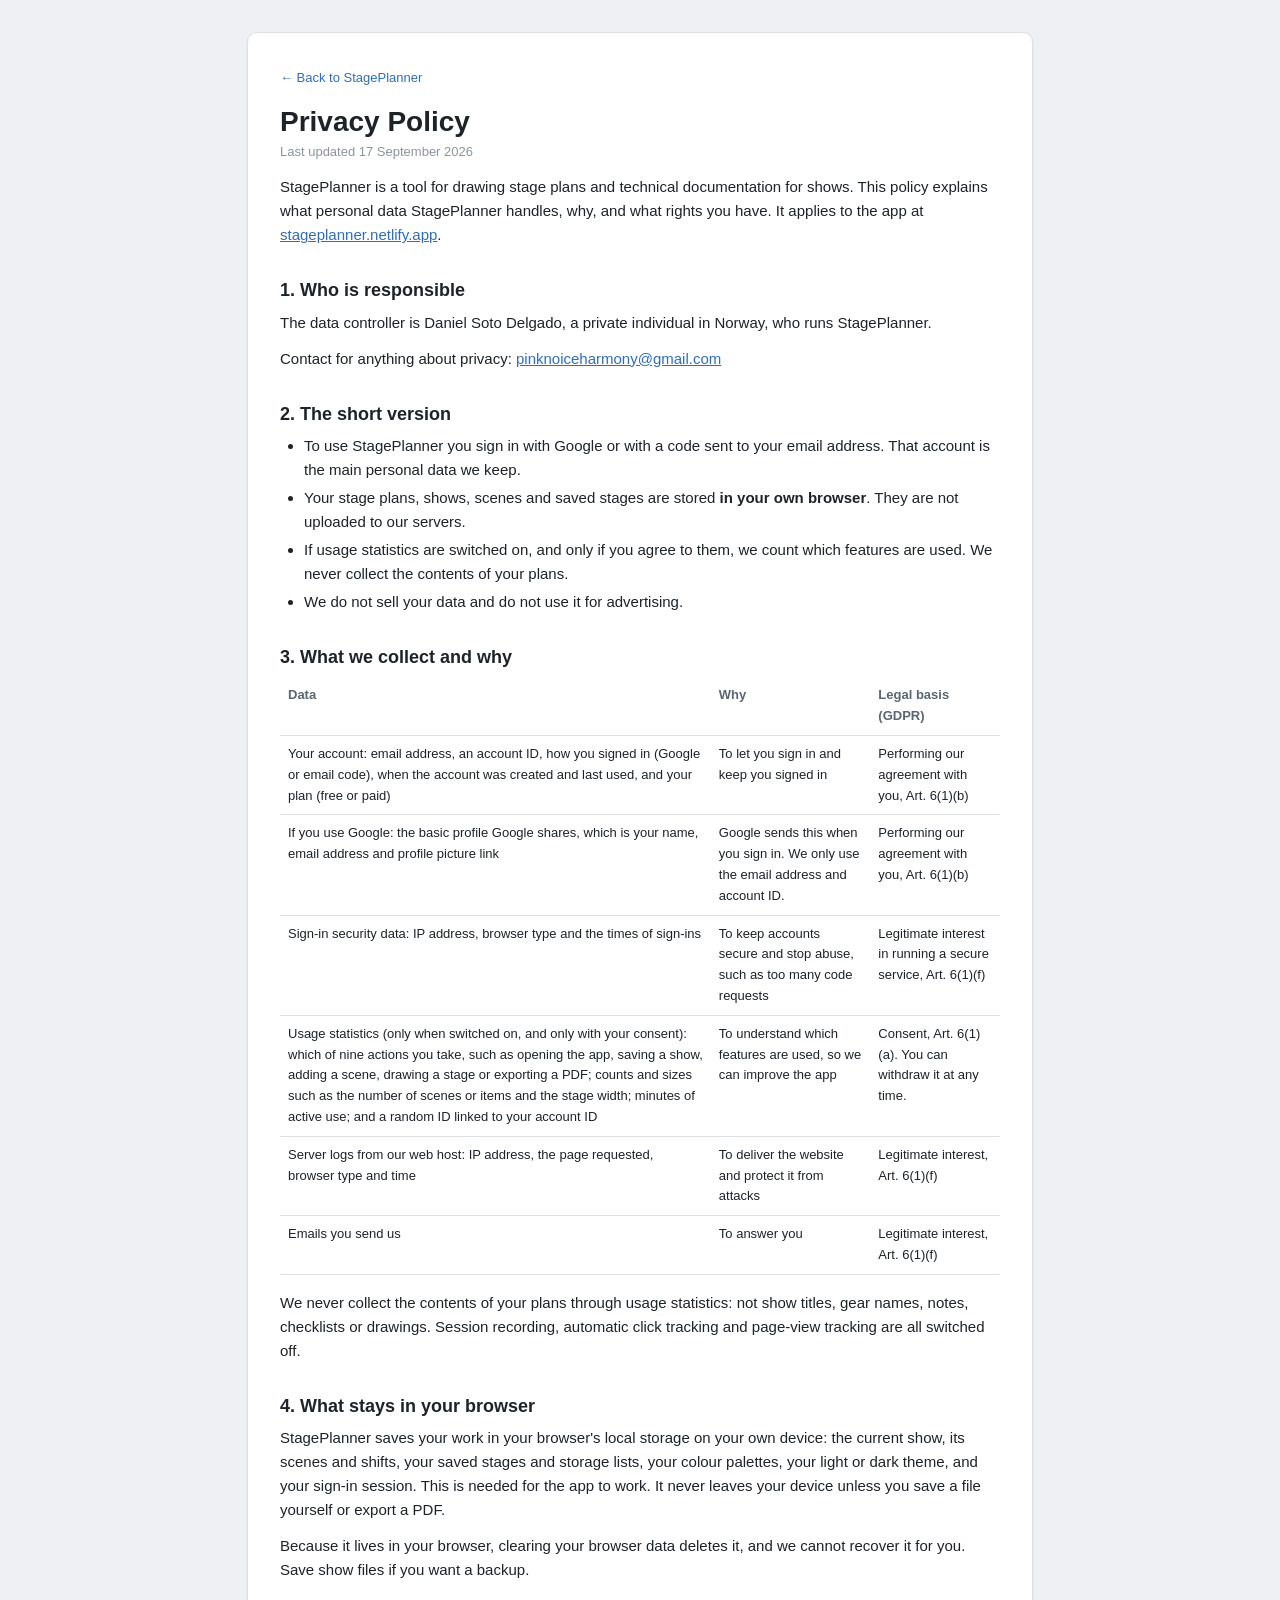
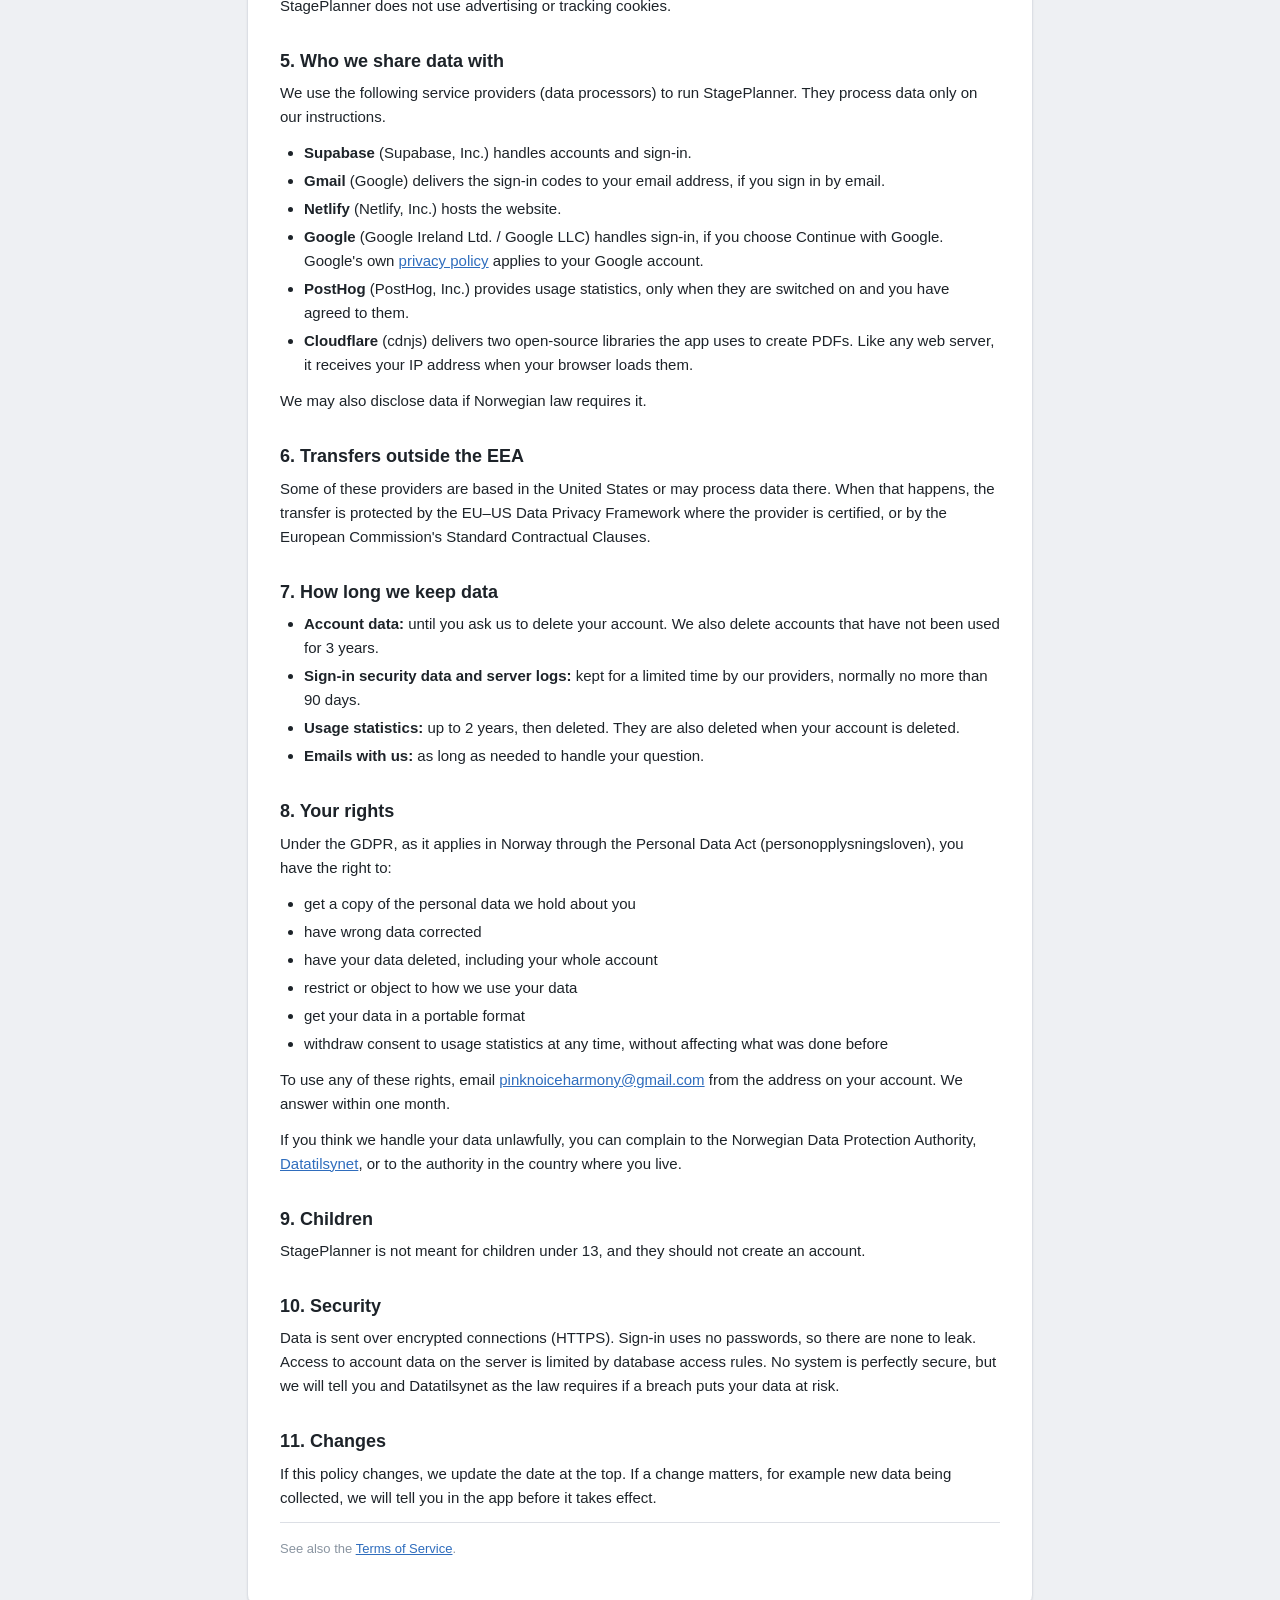
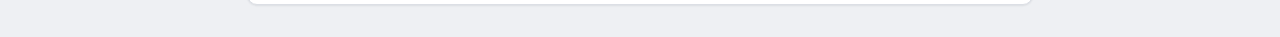
<file: privacy.html>
<!DOCTYPE html>
<html lang="en">
<head>
    <meta charset="UTF-8">
    <meta name="viewport" content="width=device-width, initial-scale=1.0">
    <title>Privacy Policy · StagePlanner</title>
    <meta name="description" content="How StagePlanner handles your personal data.">
    <script src="theme.js"></script>
    <link rel="stylesheet" href="./ui.css">
    <link rel="stylesheet" href="./legal.css">
    <link rel="icon" type="image/png" sizes="32x32" href="favicon-32x32.png">
</head>
<body>
<main class="legal">
    <a class="legalBack" href="./">← Back to StagePlanner</a>

    <h1>Privacy Policy</h1>
    <p class="legalDate">Last updated 17 September 2026</p>

    <p>StagePlanner is a tool for drawing stage plans and technical documentation for shows. This policy explains what personal data StagePlanner handles, why, and what rights you have. It applies to the app at <a href="https://stageplanner.netlify.app">stageplanner.netlify.app</a>.</p>

    <h2>1. Who is responsible</h2>
    <p>The data controller is Daniel Soto Delgado, a private individual in Norway, who runs StagePlanner.</p>
    <p>Contact for anything about privacy: <a href="mailto:pinknoiceharmony@gmail.com">pinknoiceharmony@gmail.com</a></p>

    <h2>2. The short version</h2>
    <ul>
        <li>To use StagePlanner you sign in with Google or with a code sent to your email address. That account is the main personal data we keep.</li>
        <li>Your stage plans, shows, scenes and saved stages are stored <strong>in your own browser</strong>. They are not uploaded to our servers.</li>
        <li>If usage statistics are switched on, and only if you agree to them, we count which features are used. We never collect the contents of your plans.</li>
        <li>We do not sell your data and do not use it for advertising.</li>
    </ul>

    <h2>3. What we collect and why</h2>
    <table class="legalTable">
        <thead>
            <tr><th>Data</th><th>Why</th><th>Legal basis (GDPR)</th></tr>
        </thead>
        <tbody>
            <tr>
                <td>Your account: email address, an account ID, how you signed in (Google or email code), when the account was created and last used, and your plan (free or paid)</td>
                <td>To let you sign in and keep you signed in</td>
                <td>Performing our agreement with you, Art. 6(1)(b)</td>
            </tr>
            <tr>
                <td>If you use Google: the basic profile Google shares, which is your name, email address and profile picture link</td>
                <td>Google sends this when you sign in. We only use the email address and account ID.</td>
                <td>Performing our agreement with you, Art. 6(1)(b)</td>
            </tr>
            <tr>
                <td>Sign-in security data: IP address, browser type and the times of sign-ins</td>
                <td>To keep accounts secure and stop abuse, such as too many code requests</td>
                <td>Legitimate interest in running a secure service, Art. 6(1)(f)</td>
            </tr>
            <tr>
                <td>Usage statistics (only when switched on, and only with your consent): which of nine actions you take, such as opening the app, saving a show, adding a scene, drawing a stage or exporting a PDF; counts and sizes such as the number of scenes or items and the stage width; minutes of active use; and a random ID linked to your account ID</td>
                <td>To understand which features are used, so we can improve the app</td>
                <td>Consent, Art. 6(1)(a). You can withdraw it at any time.</td>
            </tr>
            <tr>
                <td>Server logs from our web host: IP address, the page requested, browser type and time</td>
                <td>To deliver the website and protect it from attacks</td>
                <td>Legitimate interest, Art. 6(1)(f)</td>
            </tr>
            <tr>
                <td>Emails you send us</td>
                <td>To answer you</td>
                <td>Legitimate interest, Art. 6(1)(f)</td>
            </tr>
        </tbody>
    </table>
    <p>We never collect the contents of your plans through usage statistics: not show titles, gear names, notes, checklists or drawings. Session recording, automatic click tracking and page-view tracking are all switched off.</p>

    <h2>4. What stays in your browser</h2>
    <p>StagePlanner saves your work in your browser's local storage on your own device: the current show, its scenes and shifts, your saved stages and storage lists, your colour palettes, your light or dark theme, and your sign-in session. This is needed for the app to work. It never leaves your device unless you save a file yourself or export a PDF.</p>
    <p>Because it lives in your browser, clearing your browser data deletes it, and we cannot recover it for you. Save show files if you want a backup.</p>
    <p>StagePlanner does not use advertising or tracking cookies.</p>

    <h2>5. Who we share data with</h2>
    <p>We use the following service providers (data processors) to run StagePlanner. They process data only on our instructions.</p>
    <ul>
        <li><strong>Supabase</strong> (Supabase, Inc.) handles accounts and sign-in.</li>
        <li><strong>Gmail</strong> (Google) delivers the sign-in codes to your email address, if you sign in by email.</li>
        <li><strong>Netlify</strong> (Netlify, Inc.) hosts the website.</li>
        <li><strong>Google</strong> (Google Ireland Ltd. / Google LLC) handles sign-in, if you choose Continue with Google. Google's own <a href="https://policies.google.com/privacy" rel="noopener">privacy policy</a> applies to your Google account.</li>
        <li><strong>PostHog</strong> (PostHog, Inc.) provides usage statistics, only when they are switched on and you have agreed to them.</li>
        <li><strong>Cloudflare</strong> (cdnjs) delivers two open-source libraries the app uses to create PDFs. Like any web server, it receives your IP address when your browser loads them.</li>
    </ul>
    <p>We may also disclose data if Norwegian law requires it.</p>

    <h2>6. Transfers outside the EEA</h2>
    <p>Some of these providers are based in the United States or may process data there. When that happens, the transfer is protected by the EU–US Data Privacy Framework where the provider is certified, or by the European Commission's Standard Contractual Clauses.</p>

    <h2>7. How long we keep data</h2>
    <ul>
        <li><strong>Account data:</strong> until you ask us to delete your account. We also delete accounts that have not been used for 3 years.</li>
        <li><strong>Sign-in security data and server logs:</strong> kept for a limited time by our providers, normally no more than 90 days.</li>
        <li><strong>Usage statistics:</strong> up to 2 years, then deleted. They are also deleted when your account is deleted.</li>
        <li><strong>Emails with us:</strong> as long as needed to handle your question.</li>
    </ul>

    <h2>8. Your rights</h2>
    <p>Under the GDPR, as it applies in Norway through the Personal Data Act (personopplysningsloven), you have the right to:</p>
    <ul>
        <li>get a copy of the personal data we hold about you</li>
        <li>have wrong data corrected</li>
        <li>have your data deleted, including your whole account</li>
        <li>restrict or object to how we use your data</li>
        <li>get your data in a portable format</li>
        <li>withdraw consent to usage statistics at any time, without affecting what was done before</li>
    </ul>
    <p>To use any of these rights, email <a href="mailto:pinknoiceharmony@gmail.com">pinknoiceharmony@gmail.com</a> from the address on your account. We answer within one month.</p>
    <p>If you think we handle your data unlawfully, you can complain to the Norwegian Data Protection Authority, <a href="https://www.datatilsynet.no" rel="noopener">Datatilsynet</a>, or to the authority in the country where you live.</p>

    <h2>9. Children</h2>
    <p>StagePlanner is not meant for children under 13, and they should not create an account.</p>

    <h2>10. Security</h2>
    <p>Data is sent over encrypted connections (HTTPS). Sign-in uses no passwords, so there are none to leak. Access to account data on the server is limited by database access rules. No system is perfectly secure, but we will tell you and Datatilsynet as the law requires if a breach puts your data at risk.</p>

    <h2>11. Changes</h2>
    <p>If this policy changes, we update the date at the top. If a change matters, for example new data being collected, we will tell you in the app before it takes effect.</p>

    <p class="legalFoot">See also the <a href="terms.html">Terms of Service</a>.</p>
</main>
</body>
</html>
</file>
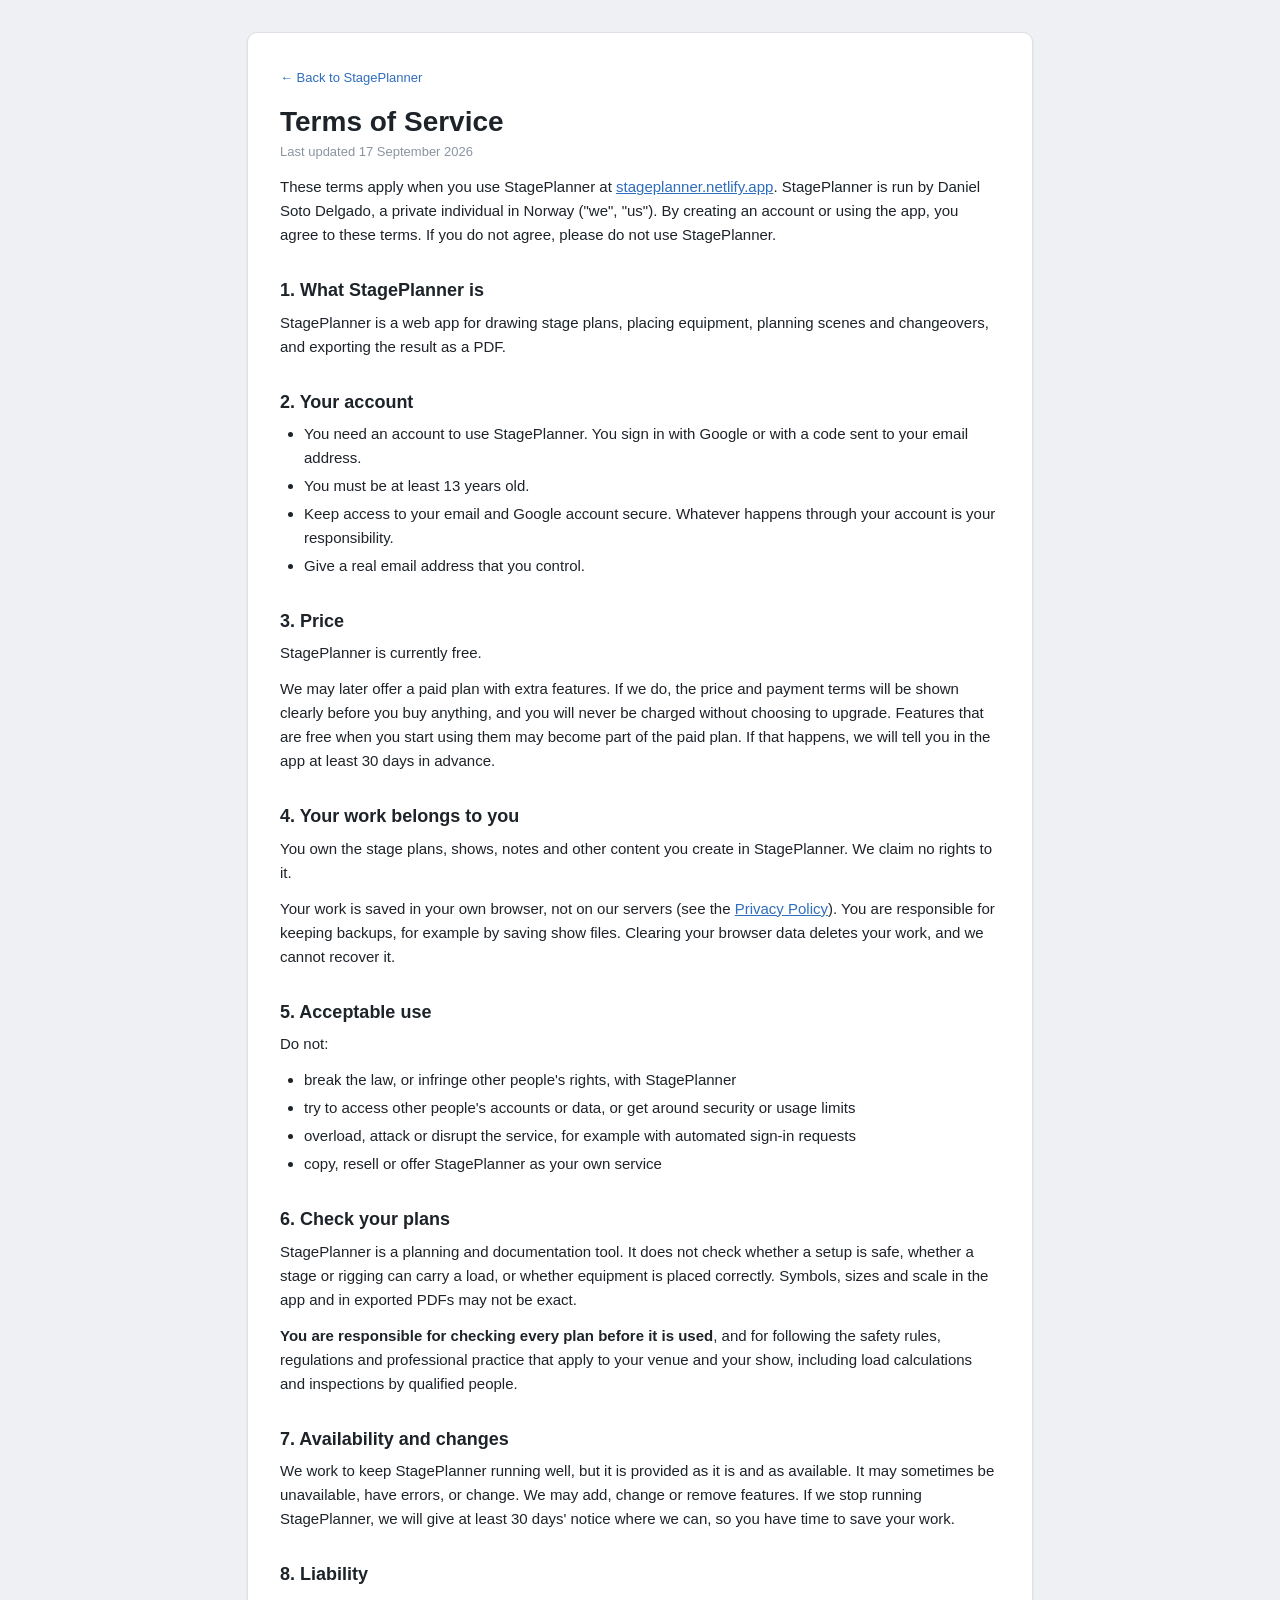
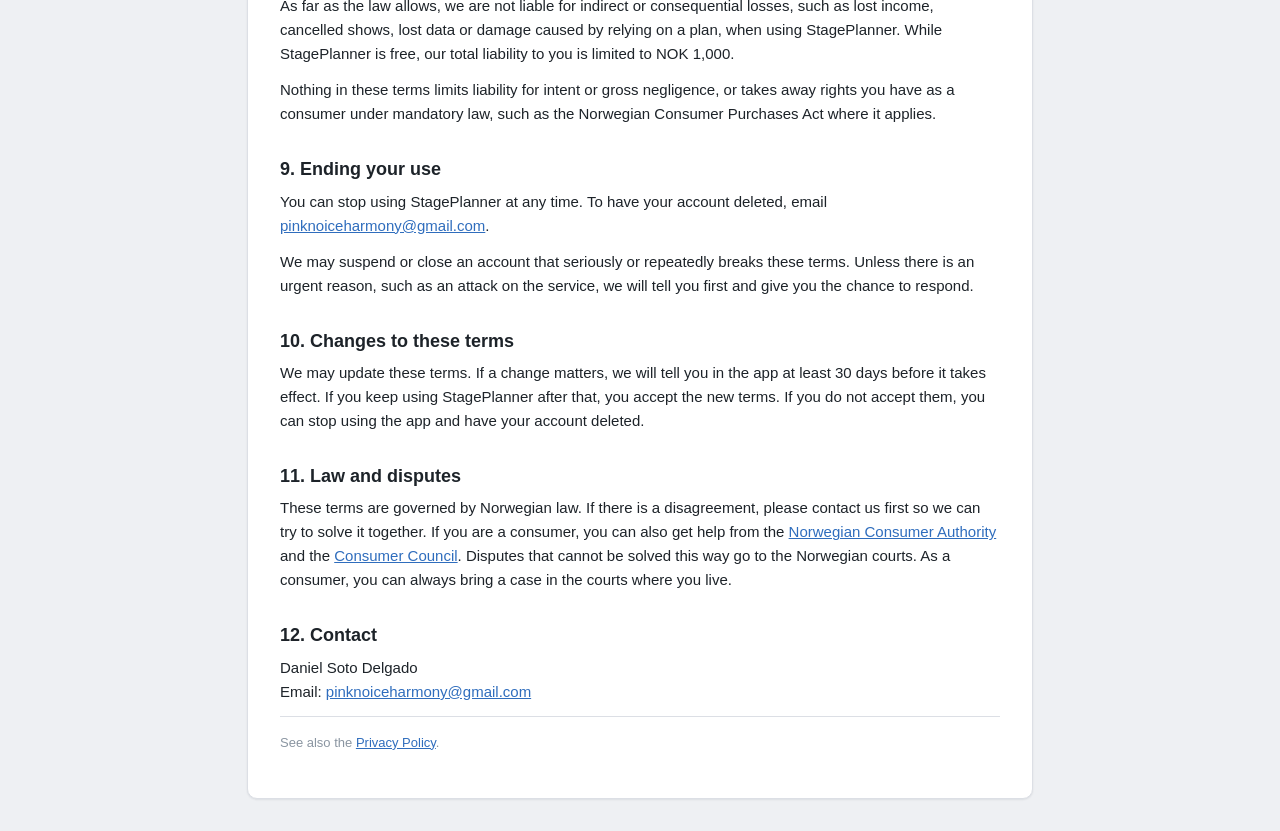
<file: terms.html>
<!DOCTYPE html>
<html lang="en">
<head>
    <meta charset="UTF-8">
    <meta name="viewport" content="width=device-width, initial-scale=1.0">
    <title>Terms of Service · StagePlanner</title>
    <meta name="description" content="The terms for using StagePlanner.">
    <script src="theme.js"></script>
    <link rel="stylesheet" href="./ui.css">
    <link rel="stylesheet" href="./legal.css">
    <link rel="icon" type="image/png" sizes="32x32" href="favicon-32x32.png">
</head>
<body>
<main class="legal">
    <a class="legalBack" href="./">← Back to StagePlanner</a>

    <h1>Terms of Service</h1>
    <p class="legalDate">Last updated 17 September 2026</p>

    <p>These terms apply when you use StagePlanner at <a href="https://stageplanner.netlify.app">stageplanner.netlify.app</a>. StagePlanner is run by Daniel Soto Delgado, a private individual in Norway ("we", "us"). By creating an account or using the app, you agree to these terms. If you do not agree, please do not use StagePlanner.</p>

    <h2>1. What StagePlanner is</h2>
    <p>StagePlanner is a web app for drawing stage plans, placing equipment, planning scenes and changeovers, and exporting the result as a PDF.</p>

    <h2>2. Your account</h2>
    <ul>
        <li>You need an account to use StagePlanner. You sign in with Google or with a code sent to your email address.</li>
        <li>You must be at least 13 years old.</li>
        <li>Keep access to your email and Google account secure. Whatever happens through your account is your responsibility.</li>
        <li>Give a real email address that you control.</li>
    </ul>

    <h2>3. Price</h2>
    <p>StagePlanner is currently free.</p>
    <p>We may later offer a paid plan with extra features. If we do, the price and payment terms will be shown clearly before you buy anything, and you will never be charged without choosing to upgrade. Features that are free when you start using them may become part of the paid plan. If that happens, we will tell you in the app at least 30 days in advance.</p>

    <h2>4. Your work belongs to you</h2>
    <p>You own the stage plans, shows, notes and other content you create in StagePlanner. We claim no rights to it.</p>
    <p>Your work is saved in your own browser, not on our servers (see the <a href="privacy.html">Privacy Policy</a>). You are responsible for keeping backups, for example by saving show files. Clearing your browser data deletes your work, and we cannot recover it.</p>

    <h2>5. Acceptable use</h2>
    <p>Do not:</p>
    <ul>
        <li>break the law, or infringe other people's rights, with StagePlanner</li>
        <li>try to access other people's accounts or data, or get around security or usage limits</li>
        <li>overload, attack or disrupt the service, for example with automated sign-in requests</li>
        <li>copy, resell or offer StagePlanner as your own service</li>
    </ul>

    <h2>6. Check your plans</h2>
    <p>StagePlanner is a planning and documentation tool. It does not check whether a setup is safe, whether a stage or rigging can carry a load, or whether equipment is placed correctly. Symbols, sizes and scale in the app and in exported PDFs may not be exact.</p>
    <p><strong>You are responsible for checking every plan before it is used</strong>, and for following the safety rules, regulations and professional practice that apply to your venue and your show, including load calculations and inspections by qualified people.</p>

    <h2>7. Availability and changes</h2>
    <p>We work to keep StagePlanner running well, but it is provided as it is and as available. It may sometimes be unavailable, have errors, or change. We may add, change or remove features. If we stop running StagePlanner, we will give at least 30 days' notice where we can, so you have time to save your work.</p>

    <h2>8. Liability</h2>
    <p>As far as the law allows, we are not liable for indirect or consequential losses, such as lost income, cancelled shows, lost data or damage caused by relying on a plan, when using StagePlanner. While StagePlanner is free, our total liability to you is limited to NOK 1,000.</p>
    <p>Nothing in these terms limits liability for intent or gross negligence, or takes away rights you have as a consumer under mandatory law, such as the Norwegian Consumer Purchases Act where it applies.</p>

    <h2>9. Ending your use</h2>
    <p>You can stop using StagePlanner at any time. To have your account deleted, email <a href="mailto:pinknoiceharmony@gmail.com">pinknoiceharmony@gmail.com</a>.</p>
    <p>We may suspend or close an account that seriously or repeatedly breaks these terms. Unless there is an urgent reason, such as an attack on the service, we will tell you first and give you the chance to respond.</p>

    <h2>10. Changes to these terms</h2>
    <p>We may update these terms. If a change matters, we will tell you in the app at least 30 days before it takes effect. If you keep using StagePlanner after that, you accept the new terms. If you do not accept them, you can stop using the app and have your account deleted.</p>

    <h2>11. Law and disputes</h2>
    <p>These terms are governed by Norwegian law. If there is a disagreement, please contact us first so we can try to solve it together. If you are a consumer, you can also get help from the <a href="https://www.forbrukertilsynet.no" rel="noopener">Norwegian Consumer Authority</a> and the <a href="https://www.forbrukerradet.no" rel="noopener">Consumer Council</a>. Disputes that cannot be solved this way go to the Norwegian courts. As a consumer, you can always bring a case in the courts where you live.</p>

    <h2>12. Contact</h2>
    <p>Daniel Soto Delgado<br>
    Email: <a href="mailto:pinknoiceharmony@gmail.com">pinknoiceharmony@gmail.com</a></p>

    <p class="legalFoot">See also the <a href="privacy.html">Privacy Policy</a>.</p>
</main>
</body>
</html>
</file>
<file: ui.css>
/* ui.css — design tokens and the application shell.
   Loaded before style.css so the older rules can still override where they
   need to, and so every panel stylesheet can rely on these variables. */

:root {
  color-scheme: light;

  /* neutrals */
  --c-bg:         #eef0f3;
  --c-surface:    #ffffff;
  --c-surface-2:  #f6f7f9;
  --c-sunken:     #e7eaee;
  --c-line:       #dcdfe5;
  --c-line-2:     #c8cdd5;
  --c-line-hover: #b3b9c3;

  /* text */
  --c-text:      #1d2329;
  --c-text-2:    #5b6672;
  --c-text-3:    #8a95a1;
  --c-on-accent: #ffffff;

  /* accent and status. accent-dark is text on accent-soft; accent-hover is
     the ground of a primary button under the pointer. */
  --c-accent:          #2f6dbd;
  --c-accent-dark:     #255a9e;
  --c-accent-hover:    #255a9e;
  --c-accent-soft:     #e8f0fa;
  --c-accent-line:     #b6cdea;
  --c-accent-disabled: #a9c0de;
  --c-danger:      #c0392b;
  --c-danger-soft: #fdf0ee;
  --c-danger-line: #edc3bd;
  --c-warn:        #d08700;
  --c-warn-soft:   #fdf4e2;
  --c-warn-text:   #8a5a00;
  --c-ok:          #2e9e5b;
  --c-ok-soft:     #e9f6ee;
  --c-ok-text:     #1f7a45;

  /* the work surface */
  --c-stage-bg:   #4a4f57;
  --c-stage-dot:  #5b616a;
  --c-stage-deck: #ffffff;

  /* odds and ends */
  --c-scroll:       #d3d7dd;
  --c-scroll-hover: #bcc2ca;
  --c-swatch-ring:  rgba(0, 0, 0, 0.18);
  --c-thumb-bg:     transparent;   /* behind a gear symbol in the rail */
  --c-wordmark-ink: rgba(30, 38, 46, 0.55);

  /* spacing scale */
  --s-1: 4px;
  --s-2: 8px;
  --s-3: 12px;
  --s-4: 16px;
  --s-5: 24px;
  --s-6: 32px;

  /* radii */
  --r-sm: 4px;
  --r-md: 6px;
  --r-lg: 10px;
  --r-pill: 999px;

  /* elevation */
  --e-1: 0 1px 2px rgba(16, 24, 32, 0.08);
  --e-2: 0 2px 8px rgba(16, 24, 32, 0.10);
  --e-3: 0 8px 24px rgba(16, 24, 32, 0.16);
  --e-4: 0 18px 48px rgba(16, 24, 32, 0.28);

  /* type */
  --f-ui: -apple-system, BlinkMacSystemFont, 'Segoe UI', Roboto, Helvetica, Arial, sans-serif;
  --t-xs: 11px;
  --t-sm: 12px;
  --t-md: 13px;
  --t-lg: 15px;
  --t-xl: 18px;

  --topbar-h: 52px;
  --rail-w: 236px;
}

/* ---------------- dark mode ----------------

   theme.js sets data-theme on <html> before the page paints: the system
   setting, until a choice made with the top-bar toggle overrides it. Only the
   tokens change. The plot itself stays paper, see style.css. */

:root[data-theme="dark"] {
  color-scheme: dark;

  --c-bg:         #121417;
  --c-surface:    #1c1f23;
  --c-surface-2:  #24282d;
  --c-sunken:     #2c3137;
  --c-line:       #32373e;
  --c-line-2:     #444a52;
  --c-line-hover: #5a616a;

  --c-text:   #e3e7eb;
  --c-text-2: #aab3bc;
  --c-text-3: #7e8892;

  --c-accent:          #3a78c9;
  --c-accent-dark:     #8fb9ee;
  --c-accent-hover:    #2f64a8;
  --c-accent-soft:     #1d3149;
  --c-accent-line:     #34557d;
  --c-accent-disabled: #2b3f58;
  --c-danger:      #e8675c;
  --c-danger-soft: #3a2220;
  --c-danger-line: #6b3530;
  --c-warn:        #e2a33a;
  --c-warn-soft:   #3a2e17;
  --c-warn-text:   #eec170;
  --c-ok:          #45b877;
  --c-ok-soft:     #1a3325;
  --c-ok-text:     #7fd6a3;

  --c-stage-bg:  #0d0f12;
  --c-stage-dot: #1c2025;

  --c-scroll:       #3a4048;
  --c-scroll-hover: #4c535c;
  --c-swatch-ring:  rgba(255, 255, 255, 0.28);
  /* the symbols are drawn dark for paper, so in the rail they get a light card */
  --c-thumb-bg:     #d7dbe0;
  /* a lit upper wall reads on a dark bar where a shadowed one would vanish */
  --c-wordmark-ink: rgba(255, 255, 255, 0.3);

  --e-1: 0 1px 2px rgba(0, 0, 0, 0.35);
  --e-2: 0 2px 8px rgba(0, 0, 0, 0.40);
  --e-3: 0 8px 24px rgba(0, 0, 0, 0.50);
  --e-4: 0 18px 48px rgba(0, 0, 0, 0.60);
}

/* ---------------- shell ---------------- */

html, body {
  margin: 0;
  padding: 0;
  height: 100%;
  overflow: hidden;
  font-family: var(--f-ui);
  font-size: var(--t-md);
  color: var(--c-text);
  background: var(--c-bg);
  -webkit-font-smoothing: antialiased;
}

#app {
  display: flex;
  flex-direction: column;
  height: 100vh;
  /* the screen as it really is: on a phone 100vh counts the space behind the
     browser's own bars, which leaves the page taller than what is visible */
  height: 100dvh;
}

/* ---------------- top bar ---------------- */

.topbar {
  position: relative;
  z-index: 300;
  display: flex;
  align-items: center;
  gap: var(--s-2);
  flex: none;
  height: var(--topbar-h);
  padding: 0 var(--s-3);
  background: var(--c-surface);
  border-bottom: 1px solid var(--c-line);
  box-shadow: var(--e-1);
}

/* The name in the corner, stamped into the metal of the bar: steel-grey
   capitals, each with a shadow along its upper edge and a highlight along its
   lower one, which is how light falls into a letter pressed below the
   surface. The author underneath, the same way, smaller and spaced wide. */
.wordmark {
  display: flex;
  flex-direction: column;
  align-items: flex-start;
  justify-content: center;
  gap: 4px;
  flex: none;
  white-space: nowrap;
  user-select: none;
}

/* The same material as the bar, cut into it: the shadow falls inside each
   letter, along its upper wall, and fades to the bar's own colour below.

   CSS has no inset text-shadow, so it is built from two layers. The letter
   is filled dark (the background, clipped to the glyphs), and a shadow in the
   bar's colour is laid over that fill, dropped a little and blurred. Because
   the text itself is transparent, the shadow only shows inside the glyphs,
   and the dark fill is left uncovered only at the top of each letter. */
.wordmarkName,
.wordmarkBy {
  font-family: var(--f-ui);
  line-height: 1;
  text-transform: uppercase;
  color: #c9cfd6;   /* where text cannot be clipped: a faint grey instead */
}

@supports ((-webkit-background-clip: text) or (background-clip: text)) {
  .wordmarkName,
  .wordmarkBy {
    color: transparent;
    background-color: var(--c-wordmark-ink);
    -webkit-background-clip: text;
    background-clip: text;
  }

  .wordmarkName { text-shadow: 0 2.5px 2px var(--c-surface); }
  .wordmarkBy { text-shadow: 0 1.5px 1px var(--c-surface); }
}

.wordmarkName {
  font-size: 20px;
  font-weight: 700;
  letter-spacing: 0.2em;
  margin-right: -0.2em;   /* the spacing trails the last letter */
}

/* The author's spacing is a starting point: topbar.js widens it until the
   line is exactly as wide as the name above. */

.wordmarkBy {
  font-size: 8px;
  font-weight: 600;
  letter-spacing: 0.3em;
  margin-right: -0.3em;
}

/* The menus and drawing tools sit in the middle of the bar. The wordmark on
   the left and .topbarEnd on the right both grow from nothing at the same
   rate, so they end up the same width and whatever is between them is centred,
   however long the name or the buttons at the end. The spacer only does work
   in the wrapped phone bar (responsive.css). */
.topbarSpacer { flex: 1; display: none; }

.topbarEnd {
  display: flex;
  align-items: center;
  justify-content: flex-end;
  gap: var(--s-2);
  flex: 1 1 0;
  min-width: max-content;
}

/* The menu and the name: one of the two equal sides around the centred tools;
   see .topbarEnd. */
.topbarStart {
  display: flex;
  align-items: center;
  gap: var(--s-3);
  flex: 1 1 0;
  min-width: max-content;
}

.topbarGroup {
  display: flex;
  align-items: center;
  gap: var(--s-1);
}

/* Three bars that turn into a cross while the menu is open. */
.hamburger {
  display: inline-flex;
  flex-direction: column;
  justify-content: center;
  gap: 3px;
  width: 16px;
}

.hamburger span {
  display: block;
  height: 2px;
  background: currentColor;
  border-radius: 1px;
  transition: transform 160ms ease, opacity 160ms ease;
}

#mainMenuBtn[aria-expanded="true"] {
  color: var(--c-accent-dark);
  background: var(--c-accent-soft);
}

#mainMenuBtn[aria-expanded="true"] .hamburger span:nth-child(1) { transform: translateY(5px) rotate(45deg); }
#mainMenuBtn[aria-expanded="true"] .hamburger span:nth-child(2) { opacity: 0; }
#mainMenuBtn[aria-expanded="true"] .hamburger span:nth-child(3) { transform: translateY(-5px) rotate(-45deg); }

@media (prefers-reduced-motion: reduce) {
  .hamburger span { transition: none; }
}

.topbarDivider {
  width: 1px;
  height: 22px;
  margin: 0 var(--s-2);
  background: var(--c-line);
}

/* ---------------- buttons ---------------- */

.btn {
  display: inline-flex;
  align-items: center;
  justify-content: center;
  gap: 6px;
  height: 32px;
  padding: 0 var(--s-3);
  font-family: inherit;
  font-size: var(--t-md);
  font-weight: 500;
  color: var(--c-text);
  white-space: nowrap;
  background: var(--c-surface);
  border: 1px solid var(--c-line-2);
  border-radius: var(--r-md);
  cursor: pointer;
  transition: background 120ms ease, border-color 120ms ease, color 120ms ease;
}

.btn:hover { background: var(--c-surface-2); border-color: var(--c-line-hover); }
.btn:active { background: var(--c-sunken); }

.btn:focus-visible,
.iconBtn:focus-visible,
.menuBtn:focus-visible {
  outline: 2px solid var(--c-accent);
  outline-offset: 1px;
}

.btn:disabled,
.iconBtn:disabled {
  color: var(--c-text-3);
  background: var(--c-surface-2);
  border-color: var(--c-line);
  cursor: default;
}

.btn--primary {
  color: var(--c-on-accent);
  background: var(--c-accent);
  border-color: var(--c-accent);
}

.btn--primary:hover { background: var(--c-accent-hover); border-color: var(--c-accent-hover); }
.btn--primary:disabled { background: var(--c-accent-disabled); border-color: var(--c-accent-disabled); color: #fff; }

.btn--ghost {
  background: transparent;
  border-color: transparent;
}

.btn--ghost:hover { background: var(--c-surface-2); border-color: transparent; }

.btn--danger { color: var(--c-danger); }
.btn--danger:hover { background: var(--c-danger-soft); border-color: var(--c-danger-line); }

/* square icon button */
.iconBtn {
  display: inline-flex;
  align-items: center;
  justify-content: center;
  width: 32px;
  height: 32px;
  padding: 0;
  font-family: inherit;
  font-size: 14px;
  line-height: 1;
  color: var(--c-text-2);
  background: transparent;
  border: 1px solid transparent;
  border-radius: var(--r-md);
  cursor: pointer;
  transition: background 120ms ease, color 120ms ease;
}

.iconBtn:hover { background: var(--c-surface-2); color: var(--c-text); }
.iconBtn.is-on { background: var(--c-accent); border-color: var(--c-accent); color: var(--c-on-accent); }

/* a top-bar button that opens a menu */
.menuBtn {
  display: inline-flex;
  align-items: center;
  gap: 5px;
  height: 32px;
  padding: 0 10px;
  font-family: inherit;
  font-size: var(--t-md);
  font-weight: 500;
  color: var(--c-text);
  background: transparent;
  border: 1px solid transparent;
  border-radius: var(--r-md);
  cursor: pointer;
}

.menuBtn:hover { background: var(--c-surface-2); }
.menuBtn[aria-expanded="true"] { background: var(--c-accent-soft); color: var(--c-accent-dark); }
.menuBtn::after { content: '⌄'; font-size: 11px; line-height: 1; opacity: 0.65; transform: translateY(-2px); }

/* ---- the show and stage menu: two tabs over two panels ---- */

.popover.mainMenu { width: 320px; }

.menuTabs {
  display: flex;
  gap: 2px;
  padding: 3px;
  background: var(--c-sunken);
  border-radius: var(--r-md);
}

.menuTab {
  flex: 1;
  height: 30px;
  font-family: inherit;
  font-size: var(--t-sm);
  font-weight: 600;
  color: var(--c-text-2);
  background: transparent;
  border: 0;
  border-radius: var(--r-sm);
  cursor: pointer;
}

.menuTab:hover { color: var(--c-text); }
.menuTab:focus-visible { outline: 2px solid var(--c-accent); outline-offset: 1px; }

.menuTab[aria-selected="true"] {
  color: var(--c-text);
  background: var(--c-surface);
  box-shadow: var(--e-1);
}

.menuPanel {
  display: flex;
  flex-direction: column;
  gap: var(--s-3);
}

.menuPanel[hidden] { display: none !important; }

/* One pen control: the pencil carries the colour it will draw in, and the
   narrow half beside it opens the colours. */
.splitBtn {
  display: inline-flex;
  align-items: center;
  gap: 1px;
}

#penButton {
  flex-direction: column;
  gap: 3px;
  padding-top: 3px;
}

#penButton .penGlyph { line-height: 1; }

#penColourBtn {
  width: 16px;
  padding: 0;
}

#penColourBtn[aria-expanded="true"] {
  background: var(--c-accent-soft);
  color: var(--c-accent-dark);
}

#penColourBtn::after {
  content: '⌄';
  font-size: 11px;
  line-height: 1;
  opacity: 0.65;
  transform: translateY(-2px);
}

/* the bar under the pencil: which colour the next line will be drawn in */
#penColourDot {
  width: 16px;
  height: 3px;
  background: #1d2329;
  border-radius: var(--r-pill);
  box-shadow: 0 0 0 1px rgba(255, 255, 255, 0.7);
}

/* ---------------- top-bar popovers ---------------- */

.popover {
  position: absolute;
  top: calc(var(--topbar-h) - 6px);
  z-index: 320;
  display: flex;
  flex-direction: column;
  gap: var(--s-3);
  width: 280px;
  padding: var(--s-4);
  background: var(--c-surface);
  border: 1px solid var(--c-line);
  border-radius: var(--r-lg);
  box-shadow: var(--e-3);
}

.popover--compact { width: 210px; }

.popover[hidden] { display: none !important; }

.popoverTitle {
  font-size: var(--t-xs);
  font-weight: 700;
  letter-spacing: 0.06em;
  text-transform: uppercase;
  color: var(--c-text-3);
}

.field {
  display: flex;
  flex-direction: column;
  gap: 4px;
}

.field > label {
  display: block;
  font-size: var(--t-xs);
  font-weight: 500;
  color: var(--c-text-2);
}

.fieldReq {
  margin-left: 4px;
  font-size: var(--t-xs);
  font-weight: 400;
  color: var(--c-text-3);
}

/* why the export was refused, shown under the field that is still empty */
.fieldError {
  font-size: var(--t-xs);
  line-height: 1.4;
  color: var(--c-danger);
}

.fieldError[hidden] { display: none !important; }

/* ---------------- form controls ---------------- */

.input,
.popover input[type="text"],
.popover input[type="number"],
.popover textarea,
.popover select {
  width: 100%;
  box-sizing: border-box;
  height: 32px;
  padding: 0 10px;
  font-family: inherit;
  font-size: var(--t-md);
  color: var(--c-text);
  background: var(--c-surface);
  border: 1px solid var(--c-line-2);
  border-radius: var(--r-md);
  transition: border-color 120ms ease, box-shadow 120ms ease;
}

.popover textarea {
  height: auto;
  min-height: 92px;
  padding: 8px 10px;
  line-height: 1.45;
  resize: vertical;
}

.input:focus,
.popover input.is-invalid {
  border-color: var(--c-danger);
  box-shadow: 0 0 0 3px rgba(192, 57, 43, 0.14);
}

.popover input:focus,
.popover textarea:focus,
.popover select:focus {
  outline: none;
  border-color: var(--c-accent);
  box-shadow: 0 0 0 3px rgba(47, 109, 189, 0.16);
}

.input::placeholder,
.popover textarea::placeholder { color: var(--c-text-3); }

/* numbers read better aligned */
input[type="number"] { font-variant-numeric: tabular-nums; }

/* ---------------- workspace ---------------- */

.workspace {
  display: flex;
  flex: 1;
  min-height: 0;
}

.rail {
  position: relative;
  z-index: 200;
  display: flex;
  flex-direction: column;
  flex: none;
  width: var(--rail-w);
  min-height: 0;
  padding: var(--s-3);
  background: var(--c-surface);
  border-right: 1px solid var(--c-line);
  overflow-y: auto;
  overflow-x: visible;
}

.rail::-webkit-scrollbar { width: 10px; }
.rail::-webkit-scrollbar-thumb { background: var(--c-scroll); border: 3px solid var(--c-surface); border-radius: var(--r-pill); }
.rail::-webkit-scrollbar-thumb:hover { background: var(--c-scroll-hover); }

/* position: the storage menu hangs off the floppy that sits in this row */
.railTitle {
  position: relative;
  display: flex;
  align-items: center;
  justify-content: space-between;
  margin-bottom: var(--s-2);
  font-size: var(--t-xs);
  font-weight: 700;
  letter-spacing: 0.06em;
  text-transform: uppercase;
  color: var(--c-text-3);
}

/* ---------------- status strip under the stage ---------------- */

.statusbar {
  display: flex;
  align-items: center;
  gap: var(--s-3);
  flex: none;
  height: 30px;
  padding: 0 var(--s-4);
  font-size: var(--t-xs);
  color: var(--c-text-3);
  background: var(--c-surface);
  border-top: 1px solid var(--c-line);
}

.statusbar b {
  font-weight: 600;
  color: var(--c-text-2);
}

.statusHint { margin-left: auto; }

kbd {
  display: inline-block;
  min-width: 8px;
  padding: 1px 5px;
  font-family: inherit;
  font-size: 10px;
  font-weight: 600;
  color: var(--c-text-2);
  background: var(--c-surface-2);
  border: 1px solid var(--c-line-2);
  border-bottom-width: 2px;
  border-radius: var(--r-sm);
}

/* ---------------- drawing tools popover ---------------- */

.swatchRow {
  display: flex;
  gap: var(--s-2);
}

.swatch {
  width: 30px;
  height: 30px;
  padding: 0;
  border: 2px solid transparent;
  border-radius: var(--r-pill);
  box-shadow: inset 0 0 0 1px var(--c-swatch-ring);
  cursor: pointer;
}

.swatch.is-on {
  border-color: var(--c-accent);
  box-shadow: inset 0 0 0 1px var(--c-swatch-ring), 0 0 0 2px var(--c-accent-soft);
}

#black { background: #1d2329; }
#red   { background: #d3382c; }
#blue  { background: #2f6dbd; }
#green { background: #2e9e5b; }
</file>
<file: legal.css>
/* legal.css — the privacy policy and the terms.
   Tokens from ui.css, which also locks the page to the screen for the app;
   these are ordinary documents, so they scroll. */

html, body {
  height: auto;
  overflow: auto;
}

body {
  padding: var(--s-6) var(--s-4);
  font-size: var(--t-lg);
  line-height: 1.6;
}

.legal {
  max-width: 720px;
  margin: 0 auto;
  padding: var(--s-6);
  background: var(--c-surface);
  border: 1px solid var(--c-line);
  border-radius: var(--r-lg);
  box-shadow: var(--e-1);
}

.legalBack {
  display: inline-block;
  margin-bottom: var(--s-4);
  font-size: var(--t-md);
  color: var(--c-accent);
  text-decoration: none;
}

.legalBack:hover { text-decoration: underline; }

.legal h1 {
  margin: 0 0 var(--s-1);
  font-size: 28px;
  line-height: 1.2;
}

.legalDate {
  margin: 0 0 var(--s-5);
  font-size: var(--t-md);
  color: var(--c-text-3);
}

.legal h2 {
  margin: var(--s-6) 0 var(--s-2);
  font-size: var(--t-xl);
  line-height: 1.3;
}

.legal p,
.legal ul { margin: 0 0 var(--s-3); }

.legal ul { padding-left: var(--s-5); }
.legal li { margin-bottom: var(--s-1); }

.legal a { color: var(--c-accent); }
:root[data-theme="dark"] .legal a { color: var(--c-accent-dark); }

.legalTable {
  width: 100%;
  margin: 0 0 var(--s-4);
  border-collapse: collapse;
  font-size: var(--t-md);
}

.legalTable th,
.legalTable td {
  padding: var(--s-2);
  text-align: left;
  vertical-align: top;
  border-bottom: 1px solid var(--c-line);
}

.legalTable th {
  font-weight: 600;
  color: var(--c-text-2);
}

.legalFoot {
  margin-top: var(--s-6);
  padding-top: var(--s-4);
  font-size: var(--t-md);
  color: var(--c-text-3);
  border-top: 1px solid var(--c-line);
}

@media (max-width: 760px) {
  body { padding: var(--s-4); }
  .legal { padding: var(--s-5) var(--s-4); }
  .legal h1 { font-size: 24px; }

  /* three columns do not fit a phone; each row becomes a small block */
  .legalTable thead { display: none; }
  .legalTable tr { display: block; padding: var(--s-2) 0; border-bottom: 1px solid var(--c-line); }
  .legalTable td { display: block; padding: 2px 0; border: 0; }
  .legalTable td:first-child { font-weight: 600; }
}
</file>
